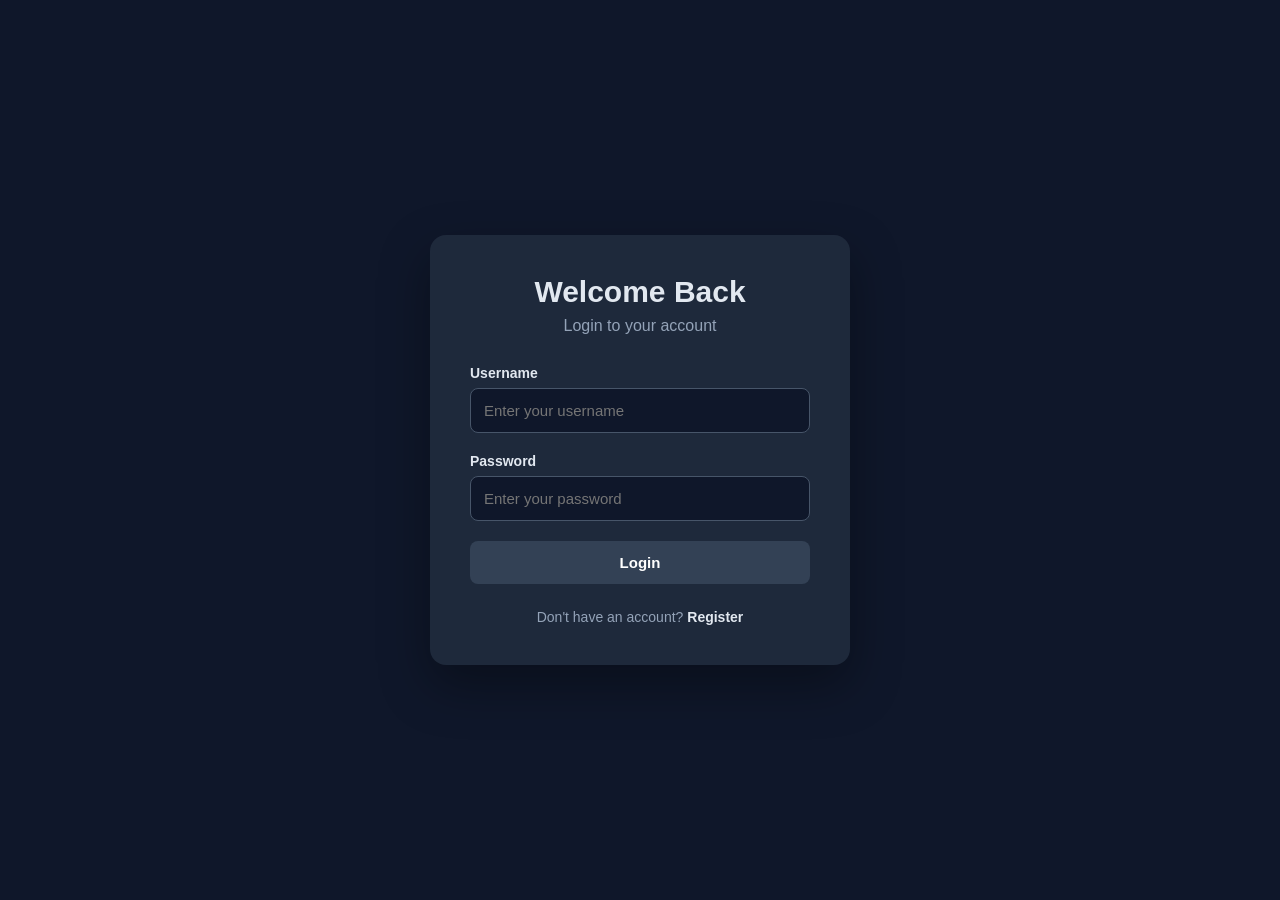
<file: frontend/index.html>
<!DOCTYPE html>
<html lang="en">
<head>
    <meta charset="UTF-8">
    <meta name="viewport" content="width=device-width, initial-scale=1.0">
    <title>Login | Python Authentication</title>
    <link rel="stylesheet" href="style.css">
</head>

<body>

    <div class="auth-container">
        <div class="auth-card">

            <h1>Welcome Back</h1>
            <p class="subtitle">Login to your account</p>

            <form id="loginForm">

                <label for="username">Username</label>
                <input
                    type="text"
                    id="username"
                    placeholder="Enter your username"
                    required
                >

                <label for="password">Password</label>
                <input
                    type="password"
                    id="password"
                    placeholder="Enter your password"
                    required
                >

                <button type="submit">Login</button>

            </form>

            <p id="message"></p>

            <p class="switch-page">
                Don't have an account?
                <a href="register.html">Register</a>
            </p>

        </div>
    </div>

    <script src="script.js"></script>

</body>
</html>
</file>
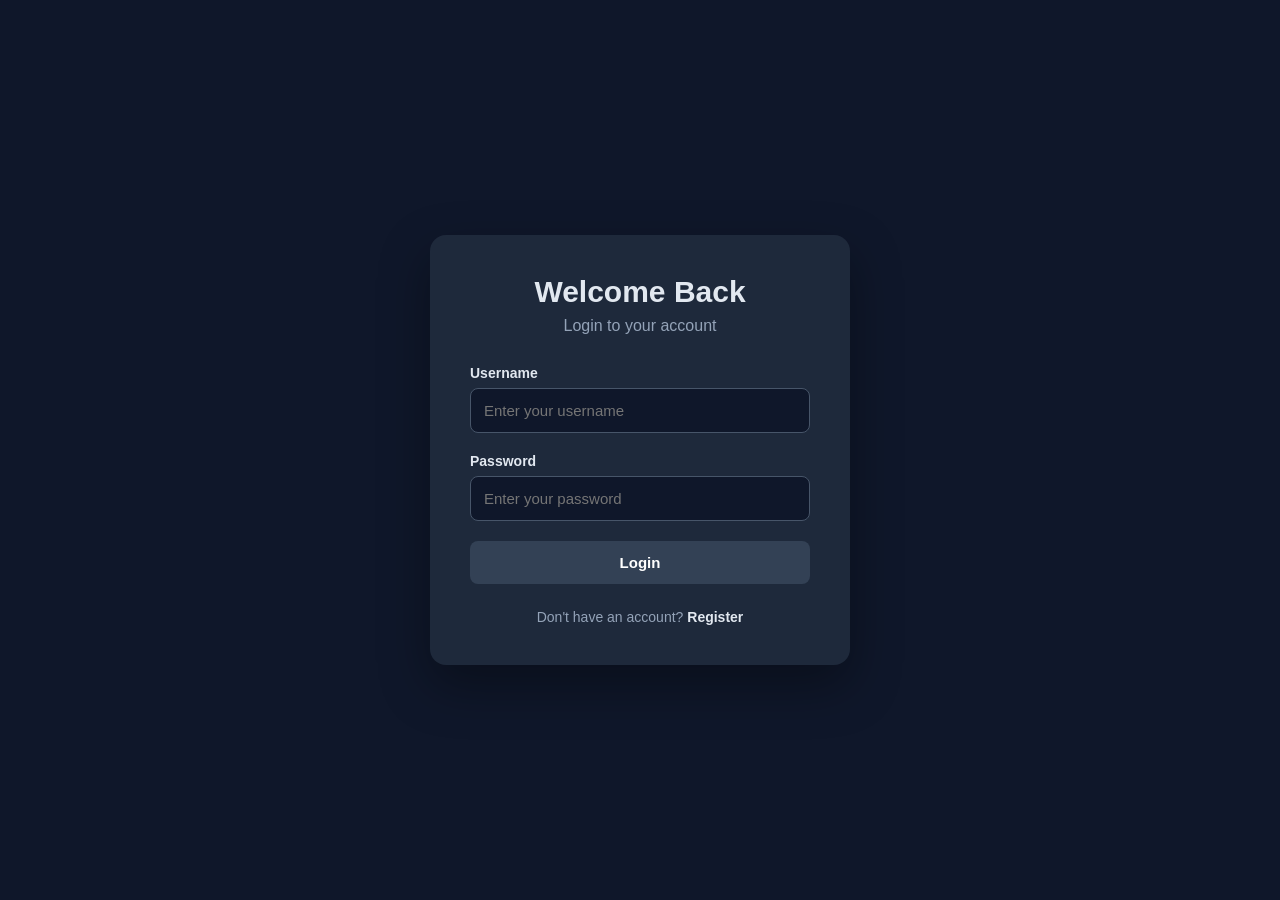
<file: frontend/dashboard.html>
<!DOCTYPE html>
<html lang="en">
<head>
    <meta charset="UTF-8">
    <meta name="viewport" content="width=device-width, initial-scale=1.0">
    <title>Dashboard | Python Authentication</title>
    <link rel="stylesheet" href="style.css">
</head>

<body>

    <div class="dashboard-container">

        <div class="dashboard-card">

            <h1>Dashboard</h1>

            <p class="subtitle">
                You are successfully authenticated.
            </p>

            <div class="user-info">

                <h2>Account Information</h2>

                <p>
                    <strong>User ID:</strong>
                    <span id="userId">Loading...</span>
                </p>

                <p>
                    <strong>Username:</strong>
                    <span id="username">Loading...</span>
                </p>

                <p>
                    <strong>Email:</strong>
                    <span id="email">Loading...</span>
                </p>

            </div>

            <button id="logoutButton">Logout</button>

            <p id="message"></p>

        </div>

    </div>

    <script src="script.js"></script>

</body>
</html>
</file>
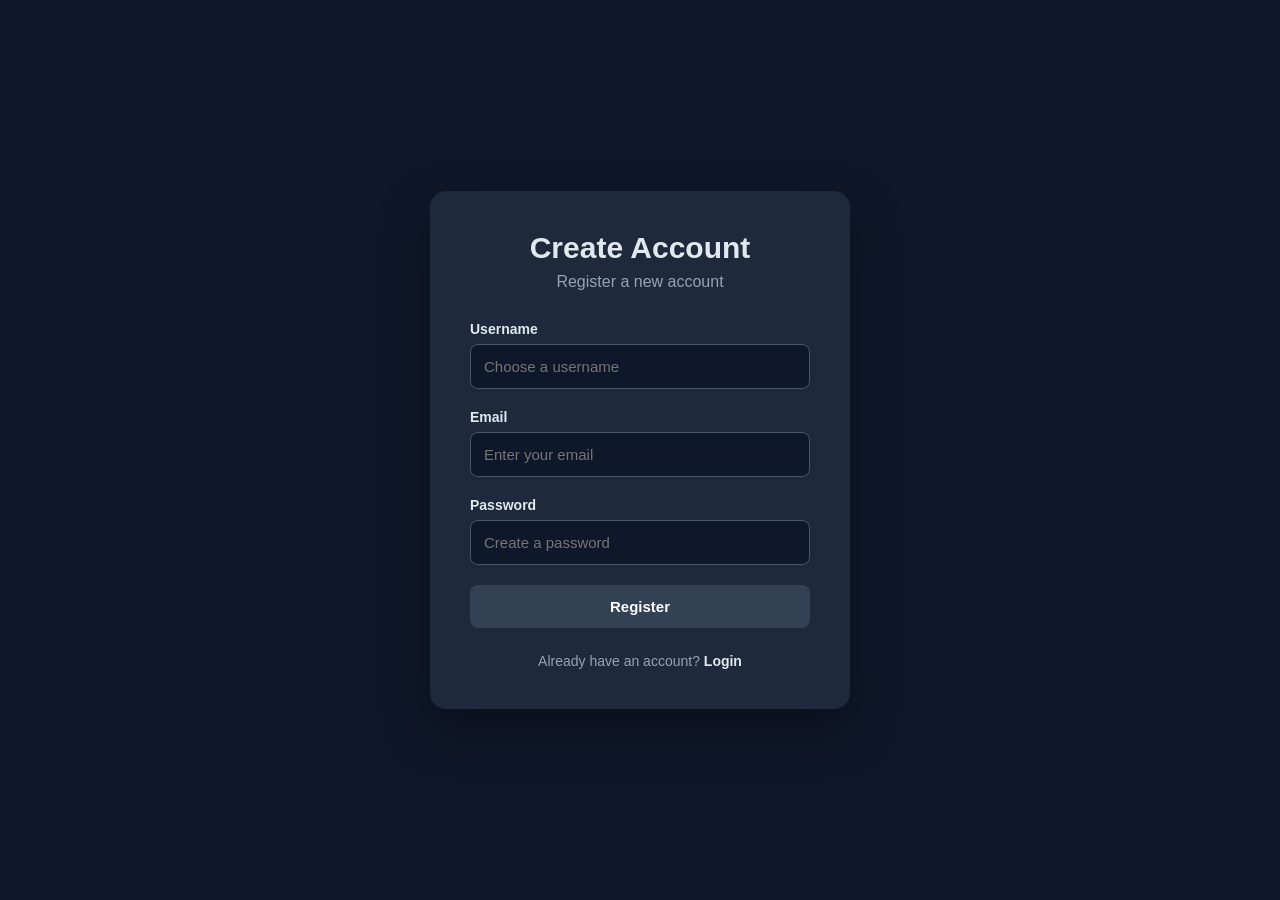
<file: frontend/register.html>
<!DOCTYPE html>
<html lang="en">
<head>
    <meta charset="UTF-8">
    <meta name="viewport" content="width=device-width, initial-scale=1.0">
    <title>Register | Python Authentication</title>
    <link rel="stylesheet" href="style.css">
</head>

<body>

    <div class="auth-container">
        <div class="auth-card">

            <h1>Create Account</h1>
            <p class="subtitle">Register a new account</p>

            <form id="registerForm">

                <label for="username">Username</label>
                <input
                    type="text"
                    id="username"
                    placeholder="Choose a username"
                    required
                >

                <label for="email">Email</label>
                <input
                    type="email"
                    id="email"
                    placeholder="Enter your email"
                    required
                >

                <label for="password">Password</label>
                <input
                    type="password"
                    id="password"
                    placeholder="Create a password"
                    required
                >

                <button type="submit">Register</button>

            </form>

            <p id="message"></p>

            <p class="switch-page">
                Already have an account?
                <a href="index.html">Login</a>
            </p>

        </div>
    </div>

    <script src="script.js"></script>

</body>
</html>
</file>
<file: frontend/style.css>
* {
    box-sizing: border-box;
    margin: 0;
    padding: 0;
}

body {
    font-family: Arial, Helvetica, sans-serif;
    background: #0f172a;
    color: #e2e8f0;
    min-height: 100vh;
}




.auth-container {
    min-height: 100vh;
    display: flex;
    justify-content: center;
    align-items: center;
    padding: 20px;
}

.auth-card {
    width: 100%;
    max-width: 420px;
    background: #1e293b;
    padding: 40px;
    border-radius: 16px;
    box-shadow: 0 20px 50px rgba(0, 0, 0, 0.35);
}

.auth-card h1 {
    text-align: center;
    margin-bottom: 8px;
    font-size: 30px;
}

.subtitle {
    text-align: center;
    color: #94a3b8;
    margin-bottom: 30px;
}



form {
    display: flex;
    flex-direction: column;
}

label {
    margin-bottom: 7px;
    font-size: 14px;
    font-weight: bold;
}

input {
    width: 100%;
    padding: 13px;
    margin-bottom: 20px;

    background: #0f172a;
    border: 1px solid #475569;
    border-radius: 8px;

    color: #e2e8f0;
    font-size: 15px;

    outline: none;
}

input:focus {
    border-color: #64748b;
}



button {
    width: 100%;
    padding: 13px;

    background: #334155;
    color: white;

    border: none;
    border-radius: 8px;

    font-size: 15px;
    font-weight: bold;

    cursor: pointer;
    transition: 0.2s;
}

button:hover {
    background: #475569;
}



.switch-page {
    text-align: center;
    margin-top: 25px;
    color: #94a3b8;
    font-size: 14px;
}

.switch-page a {
    color: #e2e8f0;
    font-weight: bold;
    text-decoration: none;
}

.switch-page a:hover {
    text-decoration: underline;
}




#message {
    text-align: center;
    margin-top: 18px;
    font-size: 14px;
}

.success {
    color: #4ade80;
}

.error {
    color: #f87171;
}




.dashboard-container {
    min-height: 100vh;

    display: flex;
    justify-content: center;
    align-items: center;

    padding: 20px;
}

.dashboard-card {
    width: 100%;
    max-width: 600px;

    background: #1e293b;

    padding: 40px;

    border-radius: 16px;

    box-shadow: 0 20px 50px rgba(0, 0, 0, 0.35);
}

.dashboard-card h1 {
    text-align: center;
    margin-bottom: 8px;
}

.user-info {
    margin: 30px 0;

    background: #0f172a;

    border: 1px solid #334155;

    border-radius: 12px;

    padding: 25px;
}

.user-info h2 {
    margin-bottom: 20px;
    font-size: 20px;
}

.user-info p {
    margin-bottom: 15px;
    color: #94a3b8;
}

.user-info p:last-child {
    margin-bottom: 0;
}

.user-info strong {
    color: #e2e8f0;
}

.user-info span {
    color: #cbd5e1;
}




@media (max-width: 500px) {

    .auth-card,
    .dashboard-card {
        padding: 25px;
    }

    .auth-card h1 {
        font-size: 25px;
    }

}
</file>
